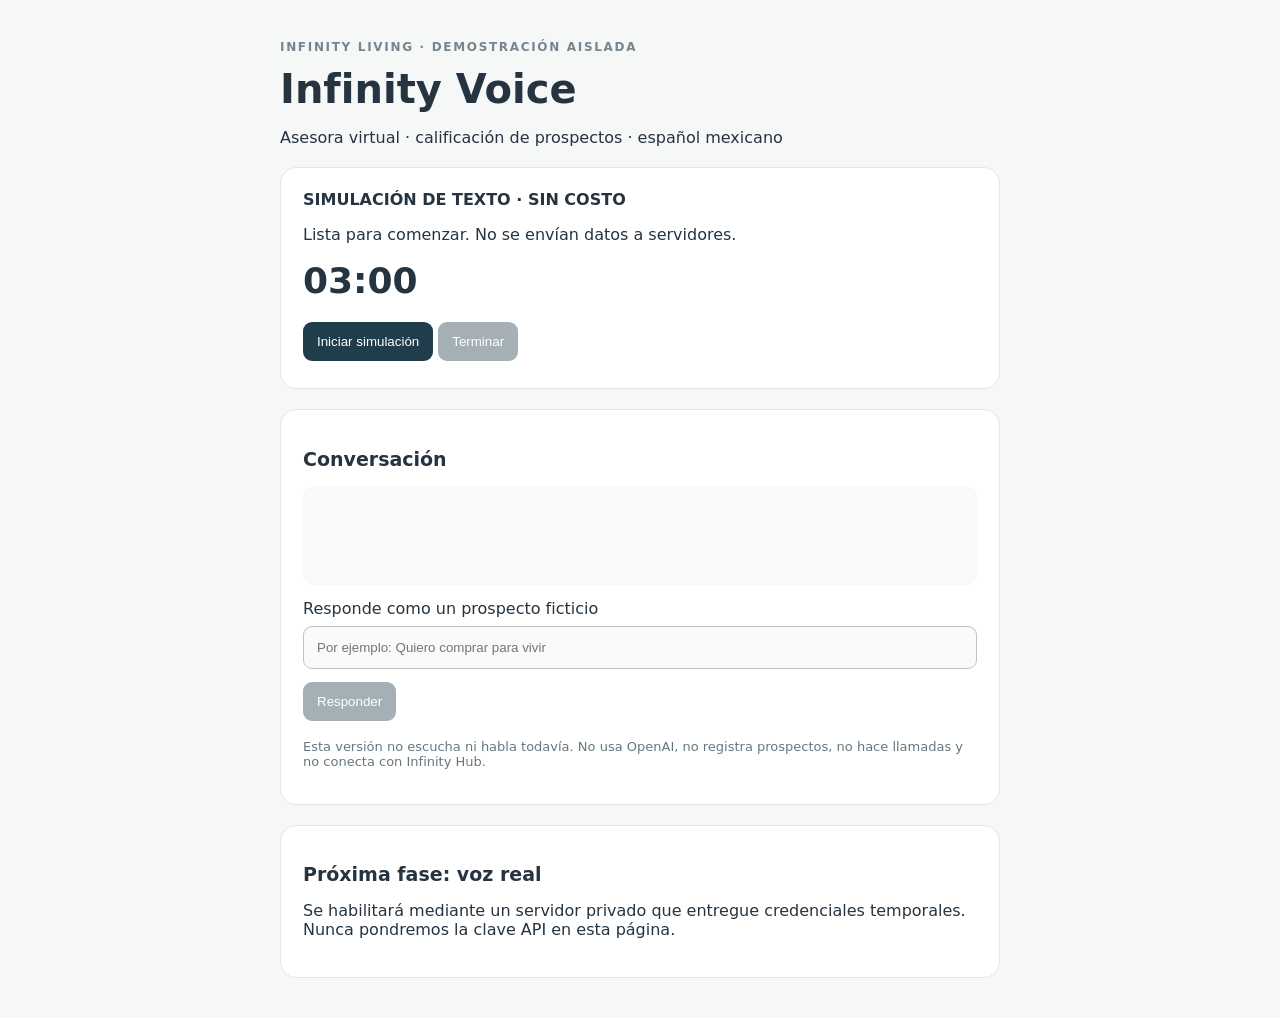
<file: index.html>
<!doctype html><html lang="es-MX"><head><meta charset="utf-8"><meta name="viewport" content="width=device-width,initial-scale=1"><meta name="theme-color" content="#203d4b"><title>Infinity Voice · Demo móvil</title><link rel="stylesheet" href="./style.css"></head><body><main><div class="eyebrow">INFINITY LIVING · DEMOSTRACIÓN AISLADA</div><h1>Infinity Voice</h1><p>Asesora virtual · calificación de prospectos · español mexicano</p><section><strong>SIMULACIÓN DE TEXTO · SIN COSTO</strong><p id="status">Lista para comenzar. No se envían datos a servidores.</p><div class="clock" id="clock">03:00</div><button id="start">Iniciar simulación</button><button id="stop" disabled>Terminar</button></section><section><h2>Conversación</h2><div id="chat" aria-live="polite"></div><label for="answer">Responde como un prospecto ficticio</label><input id="answer" disabled autocomplete="off" placeholder="Por ejemplo: Quiero comprar para vivir"><button id="send" disabled>Responder</button><p class="note">Esta versión no escucha ni habla todavía. No usa OpenAI, no registra prospectos, no hace llamadas y no conecta con Infinity Hub.</p></section><section><h2>Próxima fase: voz real</h2><p>Se habilitará mediante un servidor privado que entregue credenciales temporales. Nunca pondremos la clave API en esta página.</p></section></main><script src="./app.js" defer></script></body></html>
</file>
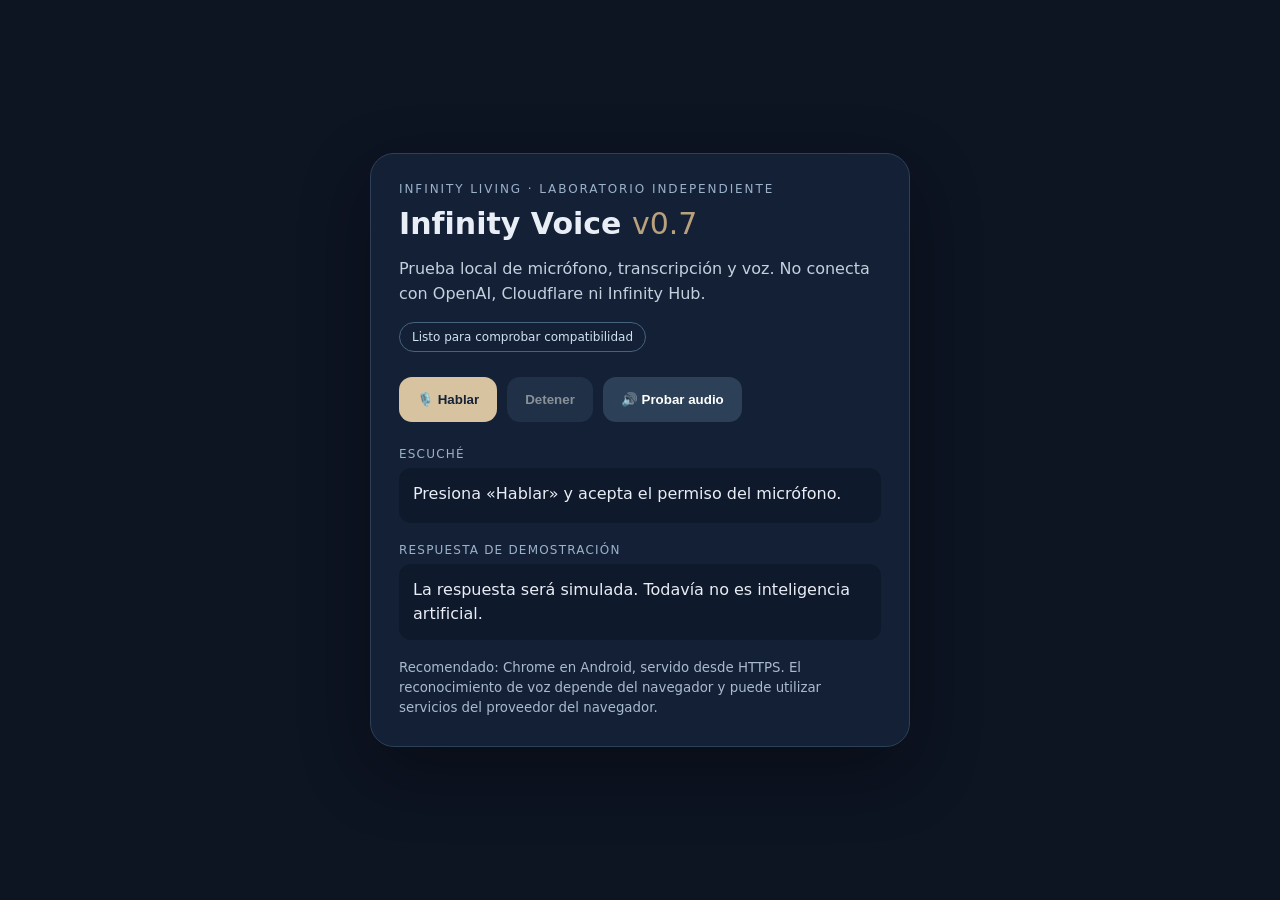
<file: infinity-voice-lab-v0.7.html>
<!doctype html>
<html lang="es-MX">
<head>
<meta charset="utf-8"><meta name="viewport" content="width=device-width,initial-scale=1,viewport-fit=cover">
<title>Infinity Voice Lab · v0.7</title>
<style>
:root{font-family:system-ui,-apple-system,Segoe UI,sans-serif;color:#e9edf5;background:#0d1422}*{box-sizing:border-box}body{margin:0;min-height:100dvh;display:grid;place-items:center;padding:20px}.panel{width:min(100%,540px);padding:28px;border:1px solid #2d4057;border-radius:24px;background:#142035;box-shadow:0 24px 70px #0005}.eyebrow{letter-spacing:.16em;text-transform:uppercase;font-size:12px;color:#9bb2ca}h1{font-size:30px;margin:10px 0}p{line-height:1.55;color:#c3d0df}.pill{display:inline-block;border:1px solid #46637e;padding:7px 12px;border-radius:999px;font-size:12px;color:#d0e2f2}.controls{display:flex;gap:10px;flex-wrap:wrap;margin:25px 0}button{border:0;border-radius:13px;padding:15px 18px;font-weight:700;cursor:pointer;background:#d7c3a0;color:#162238}button.secondary{background:#2c4058;color:white}button:disabled{opacity:.5;cursor:not-allowed}.label{font-size:12px;text-transform:uppercase;letter-spacing:.1em;color:#9bb2ca;margin:20px 0 7px}.text{min-height:55px;padding:14px;background:#0e192b;border-radius:12px;white-space:pre-wrap;line-height:1.5}small{display:block;margin-top:18px;color:#a9bad0;line-height:1.5}.warn{color:#ffcd94}
</style>
</head>
<body><main class="panel">
<div class="eyebrow">Infinity Living · Laboratorio independiente</div>
<h1>Infinity Voice <span style="font-weight:400;color:#b9a17d">v0.7</span></h1>
<p>Prueba local de micrófono, transcripción y voz. No conecta con OpenAI, Cloudflare ni Infinity Hub.</p>
<span class="pill" id="state" role="status" aria-live="polite">Listo para comprobar compatibilidad</span>
<div class="controls"><button id="start">🎙️ Hablar</button><button id="stop" class="secondary" disabled>Detener</button><button id="test" class="secondary">🔊 Probar audio</button></div>
<div class="label">Escuché</div><div class="text" id="heard" aria-live="polite">Presiona «Hablar» y acepta el permiso del micrófono.</div>
<div class="label">Respuesta de demostración</div><div class="text" id="answer" aria-live="polite">La respuesta será simulada. Todavía no es inteligencia artificial.</div>
<small id="note">Recomendado: Chrome en Android, servido desde HTTPS. El reconocimiento de voz depende del navegador y puede utilizar servicios del proveedor del navegador.</small>
</main>
<script>
(()=>{'use strict';const $=id=>document.getElementById(id),state=$('state'),heard=$('heard'),answer=$('answer'),start=$('start'),stop=$('stop'),test=$('test');const Recognition=window.SpeechRecognition||window.webkitSpeechRecognition;let rec=null,active=false;
function status(msg){state.textContent=msg}function speak(t){if(!('speechSynthesis'in window)){status('Este navegador no admite síntesis de voz');return;}speechSynthesis.cancel();const u=new SpeechSynthesisUtterance(t);u.lang='es-MX';u.rate=.96;u.onerror=()=>status('No se pudo reproducir la voz');speechSynthesis.speak(u)}
function reply(t){const s=t.toLocaleLowerCase('es-MX');if(/hola|buenos/.test(s))return 'Hola. Soy una demostración local de Infinity Voice. El micrófono y el audio están funcionando.';if(/infinity|inmueble|propiedad/.test(s))return 'Infinity Living acompaña a sus clientes con asesoría inmobiliaria personalizada. Esta respuesta es de demostración, no información comercial verificada.';return 'Escuché: '+t+'. Esta es una respuesta simulada para probar la experiencia de voz.';}
function reset(){active=false;start.disabled=false;stop.disabled=true;rec=null}
if(!Recognition){start.disabled=true;status('Reconocimiento de voz no disponible');$('note').classList.add('warn');$('note').textContent='Este navegador no ofrece SpeechRecognition. Puedes probar la reproducción de audio o abrir la página en Chrome para Android mediante HTTPS.';}
start.addEventListener('click',()=>{if(!Recognition||active)return;try{speechSynthesis?.cancel();rec=new Recognition();rec.lang='es-MX';rec.interimResults=false;rec.continuous=false;rec.onstart=()=>{active=true;start.disabled=true;stop.disabled=false;status('Escuchando…')};rec.onresult=e=>{const t=e.results[0][0].transcript;heard.textContent=t;const r=reply(t);answer.textContent=r;status('Respuesta simulada');speak(r)};rec.onerror=e=>{status('Error de micrófono: '+e.error);reset()};rec.onend=()=>{reset();if(state.textContent==='Escuchando…')status('Escucha finalizada')};rec.start()}catch(e){status('No se pudo iniciar el micrófono');reset()}});
stop.addEventListener('click',()=>{try{rec?.stop()}catch{};reset();status('Detenido')});test.addEventListener('click',()=>{status('Probando reproducción de audio');speak('Hola, esta es una prueba de sonido de Infinity Voice Lab.')});
})();
</script></body></html>
</file>
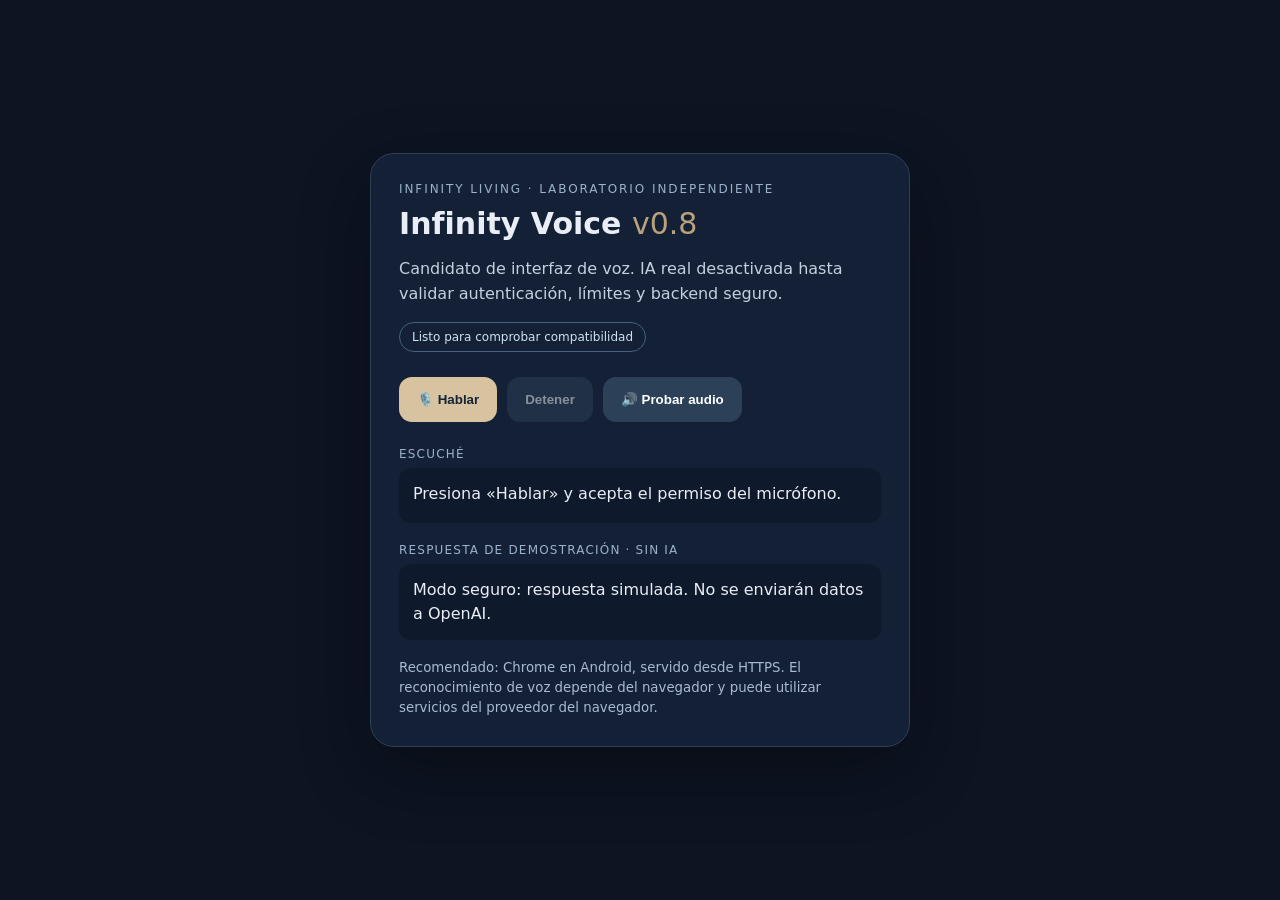
<file: infinity-voice-lab-v0.8-candidate.html>
<!doctype html>
<html lang="es-MX">
<head>
<meta charset="utf-8"><meta name="viewport" content="width=device-width,initial-scale=1,viewport-fit=cover">
<title>Infinity Voice Lab · v0.8</title>
<style>
:root{font-family:system-ui,-apple-system,Segoe UI,sans-serif;color:#e9edf5;background:#0d1422}*{box-sizing:border-box}body{margin:0;min-height:100dvh;display:grid;place-items:center;padding:20px}.panel{width:min(100%,540px);padding:28px;border:1px solid #2d4057;border-radius:24px;background:#142035;box-shadow:0 24px 70px #0005}.eyebrow{letter-spacing:.16em;text-transform:uppercase;font-size:12px;color:#9bb2ca}h1{font-size:30px;margin:10px 0}p{line-height:1.55;color:#c3d0df}.pill{display:inline-block;border:1px solid #46637e;padding:7px 12px;border-radius:999px;font-size:12px;color:#d0e2f2}.controls{display:flex;gap:10px;flex-wrap:wrap;margin:25px 0}button{border:0;border-radius:13px;padding:15px 18px;font-weight:700;cursor:pointer;background:#d7c3a0;color:#162238}button.secondary{background:#2c4058;color:white}button:disabled{opacity:.5;cursor:not-allowed}.label{font-size:12px;text-transform:uppercase;letter-spacing:.1em;color:#9bb2ca;margin:20px 0 7px}.text{min-height:55px;padding:14px;background:#0e192b;border-radius:12px;white-space:pre-wrap;line-height:1.5}small{display:block;margin-top:18px;color:#a9bad0;line-height:1.5}.warn{color:#ffcd94}
</style>
</head>
<body><main class="panel">
<div class="eyebrow">Infinity Living · Laboratorio independiente</div>
<h1>Infinity Voice <span style="font-weight:400;color:#b9a17d">v0.8</span></h1>
<p>Candidato de interfaz de voz. IA real desactivada hasta validar autenticación, límites y backend seguro.</p>
<span class="pill" id="state" role="status" aria-live="polite">Listo para comprobar compatibilidad</span>
<div class="controls"><button id="start">🎙️ Hablar</button><button id="stop" class="secondary" disabled>Detener</button><button id="test" class="secondary">🔊 Probar audio</button></div>
<div class="label">Escuché</div><div class="text" id="heard" aria-live="polite">Presiona «Hablar» y acepta el permiso del micrófono.</div>
<div class="label">Respuesta de demostración · sin IA</div><div class="text" id="answer" aria-live="polite">Modo seguro: respuesta simulada. No se enviarán datos a OpenAI.</div>
<small id="note">Recomendado: Chrome en Android, servido desde HTTPS. El reconocimiento de voz depende del navegador y puede utilizar servicios del proveedor del navegador.</small>
</main>
<script>
(()=>{'use strict';const $=id=>document.getElementById(id),state=$('state'),heard=$('heard'),answer=$('answer'),start=$('start'),stop=$('stop'),test=$('test');const Recognition=window.SpeechRecognition||window.webkitSpeechRecognition;let rec=null,active=false;
function status(msg){state.textContent=msg}function speak(t){if(!('speechSynthesis'in window)){status('Este navegador no admite síntesis de voz');return;}speechSynthesis.cancel();const u=new SpeechSynthesisUtterance(t);u.lang='es-MX';u.rate=.96;u.onerror=()=>status('No se pudo reproducir la voz');speechSynthesis.speak(u)}
function reply(t){const s=t.toLocaleLowerCase('es-MX');if(/hola|buenos/.test(s))return 'Hola. Soy una demostración local de Infinity Voice. El micrófono y el audio están funcionando.';if(/infinity|inmueble|propiedad/.test(s))return 'Infinity Living acompaña a sus clientes con asesoría inmobiliaria personalizada. Esta respuesta es de demostración, no información comercial verificada.';return 'Escuché: '+t+'. Esta es una respuesta simulada para probar la experiencia de voz.';}
function reset(){active=false;start.disabled=false;stop.disabled=true;rec=null}
if(!Recognition){start.disabled=true;status('Reconocimiento de voz no disponible');$('note').classList.add('warn');$('note').textContent='Este navegador no ofrece SpeechRecognition. Puedes probar la reproducción de audio o abrir la página en Chrome para Android mediante HTTPS.';}
start.addEventListener('click',()=>{if(!Recognition||active)return;try{speechSynthesis?.cancel();rec=new Recognition();rec.lang='es-MX';rec.interimResults=false;rec.continuous=false;rec.onstart=()=>{active=true;start.disabled=true;stop.disabled=false;status('Escuchando…')};rec.onresult=e=>{const t=e.results[0][0].transcript;heard.textContent=t;const r=reply(t);answer.textContent=r;status('Respuesta simulada');speak(r)};rec.onerror=e=>{status('Error de micrófono: '+e.error);reset()};rec.onend=()=>{reset();if(state.textContent==='Escuchando…')status('Escucha finalizada')};rec.start()}catch(e){status('No se pudo iniciar el micrófono');reset()}});
stop.addEventListener('click',()=>{try{rec?.stop()}catch{};reset();status('Detenido')});test.addEventListener('click',()=>{status('Probando reproducción de audio');speak('Hola, esta es una prueba de sonido de Infinity Voice Lab.')});
})();
</script></body></html>
</file>
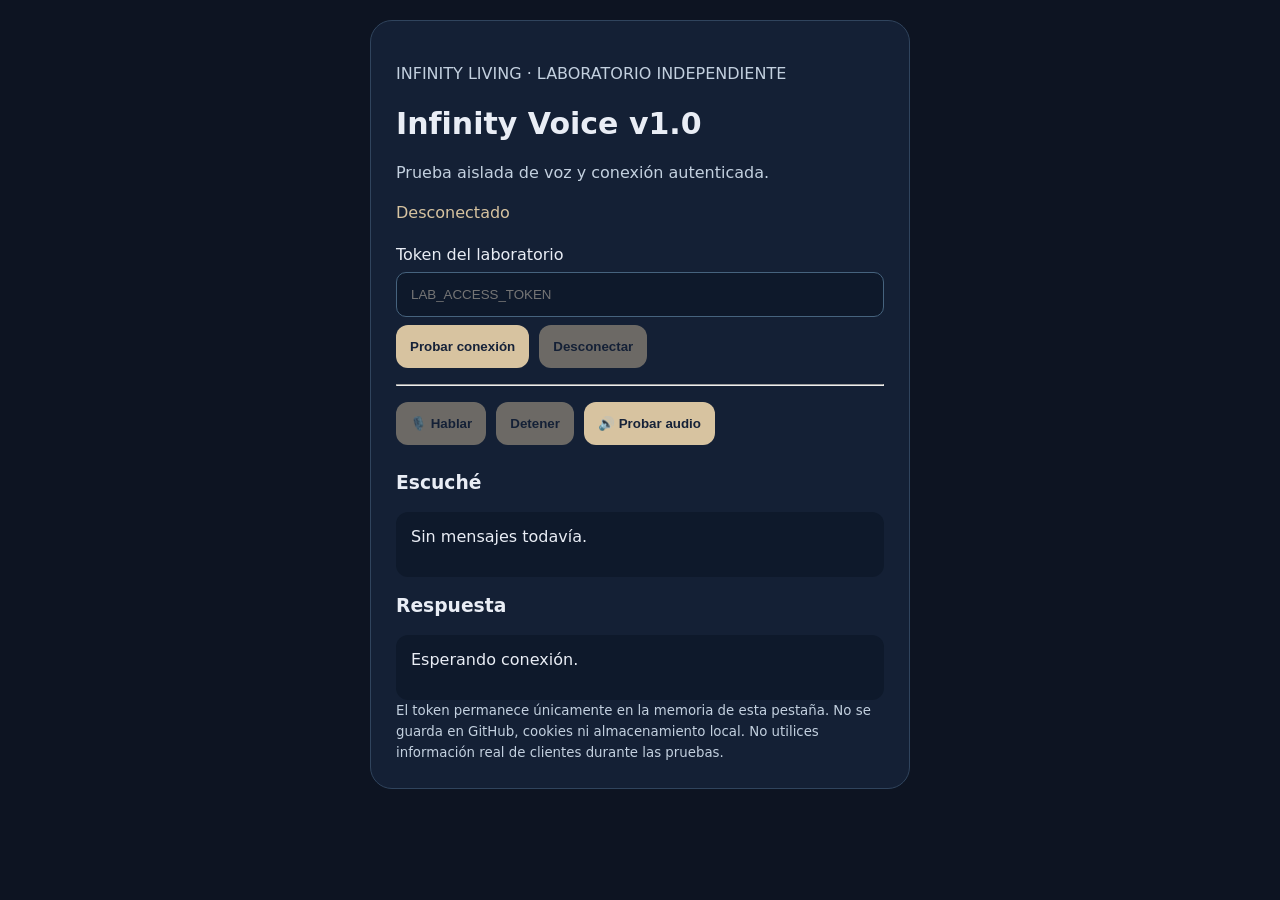
<file: infinity-voice-lab-v1.0.html>
<!doctype html>
<html lang="es-MX">
<head>
<meta charset="utf-8">
<meta name="viewport" content="width=device-width,initial-scale=1">
<meta name="referrer" content="no-referrer">
<title>Infinity Voice Lab v1.0</title>
<style>
:root{font-family:system-ui,sans-serif;color:#e9edf5;background:#0d1422}
*{box-sizing:border-box}
body{margin:0;padding:20px}
main{max-width:540px;margin:auto;padding:25px;background:#142035;border:1px solid #30445d;border-radius:22px}
h1{font-size:30px}
p,small{color:#c3d0df;line-height:1.5}
label{display:block;margin:20px 0 8px}
input{width:100%;padding:14px;background:#0e192b;color:white;border:1px solid #46637e;border-radius:10px}
button{padding:14px;margin:8px 5px 8px 0;border:0;border-radius:12px;background:#d7c3a0;color:#162238;font-weight:bold}
button:disabled{opacity:.45}
.output{padding:15px;background:#0e192b;border-radius:12px;min-height:65px;white-space:pre-wrap}
#status{color:#d7c3a0}
</style>
</head>
<body>
<main>
<p>INFINITY LIVING · LABORATORIO INDEPENDIENTE</p>
<h1>Infinity Voice v1.0</h1>
<p>Prueba aislada de voz y conexión autenticada.</p>

<p id="status">Desconectado</p>

<label for="token">Token del laboratorio</label>
<input id="token" type="password" autocomplete="off"
autocapitalize="off" spellcheck="false"
placeholder="LAB_ACCESS_TOKEN">

<button id="connect">Probar conexión</button>
<button id="disconnect" disabled>Desconectar</button>

<hr>

<button id="talk" disabled>🎙️ Hablar</button>
<button id="stop" disabled>Detener</button>
<button id="audio">🔊 Probar audio</button>

<h3>Escuché</h3>
<div id="heard" class="output">Sin mensajes todavía.</div>

<h3>Respuesta</h3>
<div id="answer" class="output">Esperando conexión.</div>

<small>
El token permanece únicamente en la memoria de esta pestaña.
No se guarda en GitHub, cookies ni almacenamiento local.
No utilices información real de clientes durante las pruebas.
</small>
</main>

<script>
(()=>{
"use strict";

const URL_API =
"https://infinity-voice-v09-lab.estrategia-a81.workers.dev/api/chat";

const $ = id => document.getElementById(id);
const status = $("status");
const tokenInput = $("token");
const connect = $("connect");
const disconnect = $("disconnect");
const talk = $("talk");
const stop = $("stop");
const audio = $("audio");
const heard = $("heard");
const answer = $("answer");

const Recognition =
window.SpeechRecognition || window.webkitSpeechRecognition;

let token = "";
let connected = false;
let busy = false;
let listening = false;
let recognition = null;

function update(){
 connect.disabled = busy;
 disconnect.disabled = !token;
 talk.disabled = !connected || busy || listening || !Recognition;
 stop.disabled = !listening;
}

function speak(text){
 if(!window.speechSynthesis)return;
 speechSynthesis.cancel();
 const voice = new SpeechSynthesisUtterance(text);
 voice.lang = "es-MX";
 voice.rate = .96;
 speechSynthesis.speak(voice);
}

async function request(message){
 if(!token)return;

 busy = true;
 update();
 status.textContent = "Consultando Worker...";

 try{
  const controller = new AbortController();
  const timeout = setTimeout(()=>controller.abort(),15000);

  let response;
  try{
   response = await fetch(URL_API,{
    method:"POST",
    mode:"cors",
    cache:"no-store",
    credentials:"omit",
    referrerPolicy:"no-referrer",
    headers:{
     "Content-Type":"application/json",
     "Authorization":"Bearer "+token
    },
    body:JSON.stringify({message}),
    signal:controller.signal
   });
  }finally{
   clearTimeout(timeout);
  }

  const data = await response.json();

  if(response.status===403 && data.error==="ai_disabled"){
   connected=true;
   status.textContent="Conectado · IA desactivada";
   answer.textContent=
   "Autenticación correcta. OpenAI permanece desactivado.";
  }else if(response.status===401){
   connected=false;
   status.textContent="Token incorrecto";
   answer.textContent="401 unauthorized";
  }else if(response.ok && typeof data.answer==="string"){
   connected=true;
   status.textContent="Respuesta recibida";
   answer.textContent=data.answer;
   speak(data.answer);
  }else{
   status.textContent="Solicitud rechazada";
   answer.textContent=
   "HTTP "+response.status+" · "+(data.error||"Error");
  }
 }catch{
  status.textContent="Error de conexión";
  answer.textContent="No fue posible contactar al Worker.";
 }finally{
  busy=false;
  update();
 }
}

connect.onclick=()=>{
 const value=tokenInput.value.trim();

 if(value.length<32){
  status.textContent="Token inválido o incompleto";
  return;
 }

 token=value;
 tokenInput.value="";
 request("Prueba de conexión");
};

disconnect.onclick=()=>{
 token="";
 tokenInput.value="";
 connected=false;
 try{recognition?.abort()}catch{}
 speechSynthesis?.cancel();
 listening=false;
 status.textContent="Desconectado";
 answer.textContent="Sesión cerrada";
 update();
};

talk.onclick=()=>{
 if(!Recognition || !connected || busy)return;

 recognition=new Recognition();
 recognition.lang="es-MX";
 recognition.interimResults=false;
 recognition.continuous=false;

 recognition.onstart=()=>{
  listening=true;
  status.textContent="Escuchando...";
  update();
 };

 recognition.onresult=e=>{
  const message=e.results[0][0].transcript;
  heard.textContent=message;
  request(message);
 };

 recognition.onerror=e=>{
  status.textContent="Micrófono: "+e.error;
 };

 recognition.onend=()=>{
  listening=false;
  update();
 };

 recognition.start();
};

stop.onclick=()=>{
 try{recognition?.stop()}catch{}
};

audio.onclick=()=>{
 speak("Hola, esta es una prueba de Infinity Voice.");
};

window.addEventListener("pagehide",()=>{
 token="";
 tokenInput.value="";
 connected=false;
});

update();
})();
</script>
</body>
</html>
</file>
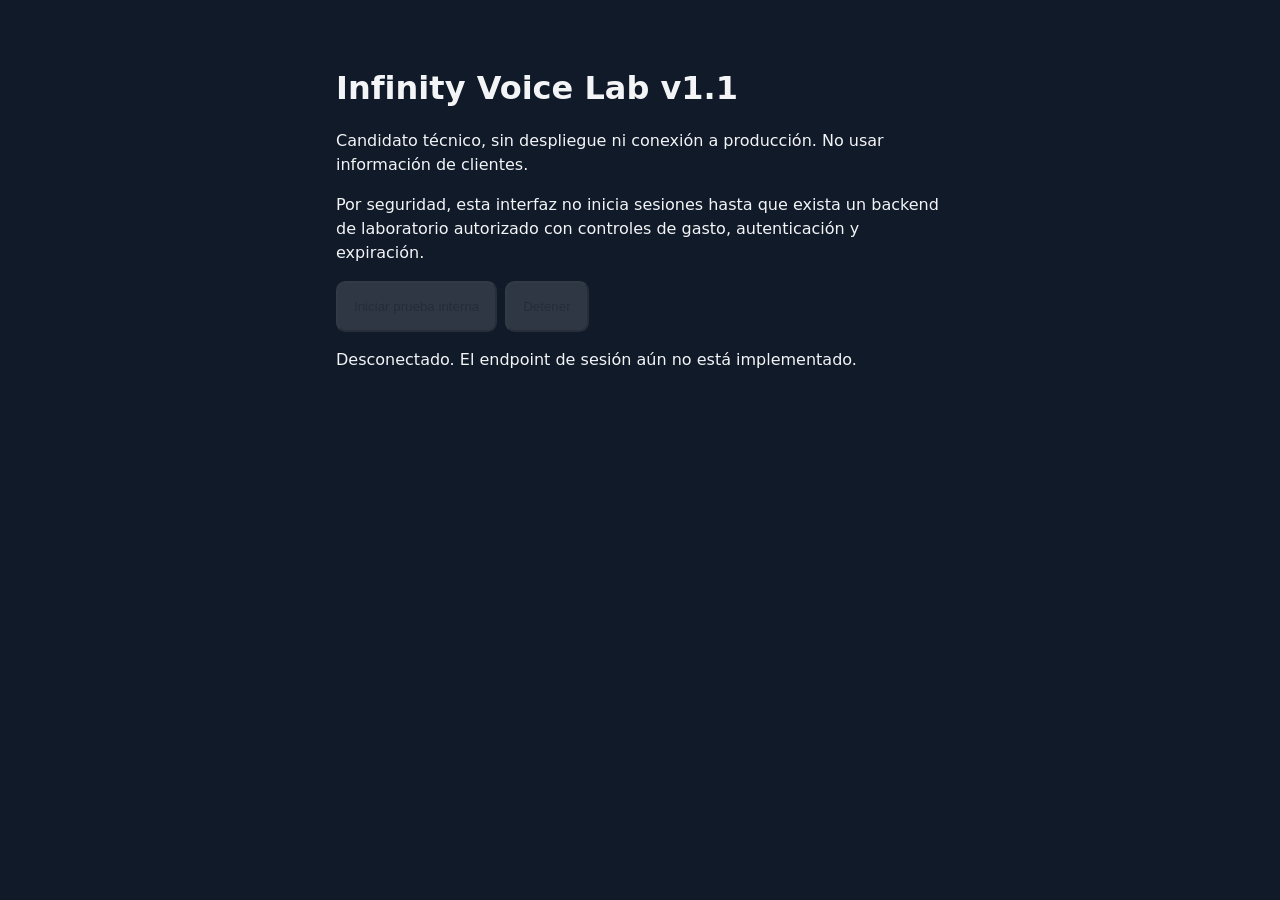
<file: realtime-v1.1-candidate.html>
<!doctype html>
<html lang="es-MX"><head><meta charset="utf-8"><meta name="viewport" content="width=device-width,initial-scale=1">
<meta name="referrer" content="no-referrer"><title>Infinity Voice v1.1 — candidato aislado</title>
<style>body{font:16px system-ui;background:#101a29;color:#f3f4f6;margin:2rem auto;padding:1rem;max-width:38rem}button{padding:1rem;margin-right:.5rem;border-radius:.6rem}button:disabled{opacity:.45}p{line-height:1.5}</style></head>
<body><h1>Infinity Voice Lab v1.1</h1><p>Candidato técnico, sin despliegue ni conexión a producción. No usar información de clientes.</p>
<p>Por seguridad, esta interfaz no inicia sesiones hasta que exista un backend de laboratorio autorizado con controles de gasto, autenticación y expiración.</p>
<button id="start">Iniciar prueba interna</button><button id="stop" disabled>Detener</button>
<p role="status" id="status">Desconectado. El endpoint de sesión aún no está implementado.</p>
<audio id="remote" autoplay></audio><script type="module" src="./realtime-v1.1-candidate.js"></script></body></html>
</file>
<file: style.css>
:root{font-family:system-ui,-apple-system,Segoe UI,sans-serif;color:#253440;background:#f6f7f7}body{margin:0}main{max-width:720px;margin:40px auto;padding:0 18px}.eyebrow{letter-spacing:.14em;font-size:12px;color:#768590;font-weight:700}h1{font-size:40px;margin:12px 0 4px}h2{font-size:19px}section{background:white;border:1px solid #e2e7e9;border-radius:16px;padding:22px;margin-top:20px}button{padding:12px 14px;border:0;border-radius:9px;background:#203d4b;color:white;margin:5px 5px 5px 0;cursor:pointer}button:disabled{opacity:.4;cursor:default}input{box-sizing:border-box;width:100%;padding:13px;border:1px solid #b9c5ca;border-radius:9px;margin:8px 0}.clock{font-size:36px;font-variant-numeric:tabular-nums;font-weight:700;margin:16px 0}.note{font-size:13px;color:#667780}#chat{min-height:75px;max-height:300px;overflow:auto;background:#f7f9fa;border-radius:10px;padding:12px;margin-bottom:14px}#chat p{margin:7px 0}
</file>
